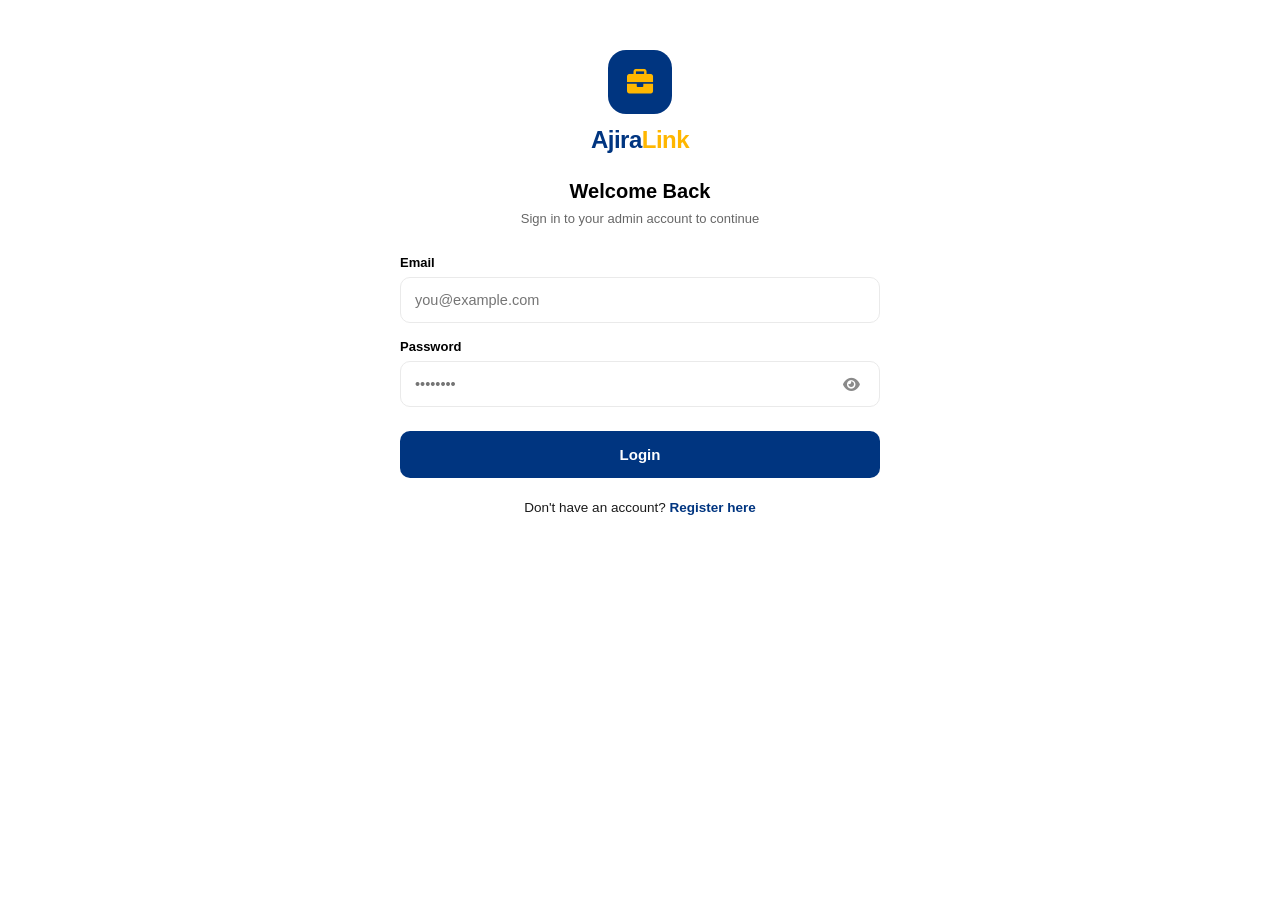
<file: index.html>
<!DOCTYPE html>
<html lang="en">
<head>
<meta charset="UTF-8">
<meta name="viewport" content="width=device-width, initial-scale=1.0, maximum-scale=1.0, user-scalable=no">
<title>Admin — AjiraLink</title>
<link rel="stylesheet" href="https://cdnjs.cloudflare.com/ajax/libs/font-awesome/6.0.0-beta3/css/all.min.css" />
<link rel="stylesheet" href="css/brand.css" />
<link rel="stylesheet" href="css/admin.css" />
</head>
<body>

<div class="app" id="app">

  <header class="app-header">
    <div class="app-logo-text">Ajira<span>Link</span></div>
    <button class="hamburger-menu-btn" aria-label="Menu">
      <i class="fas fa-bars"></i>
    </button>
  </header>

  <div class="top-tabs">
    <button class="top-tab active" id="tab-active" data-status="published">Active Jobs</button>
    <button class="top-tab" id="tab-expired" data-status="expired">Expired Jobs</button>
  </div>

  <div class="scroll-area">
    <div id="job-list"></div>
  </div>

  <button class="floating-post-btn" id="postJobBtn" aria-label="Post Job">
    <i class="fas fa-plus"></i>
  </button>

</div>

<script src="js/api.js"></script>
<script src="js/layout.js"></script>
<script src="js/auth.js"></script>
<script src="js/home.js"></script>
</body>
</html>
</file>
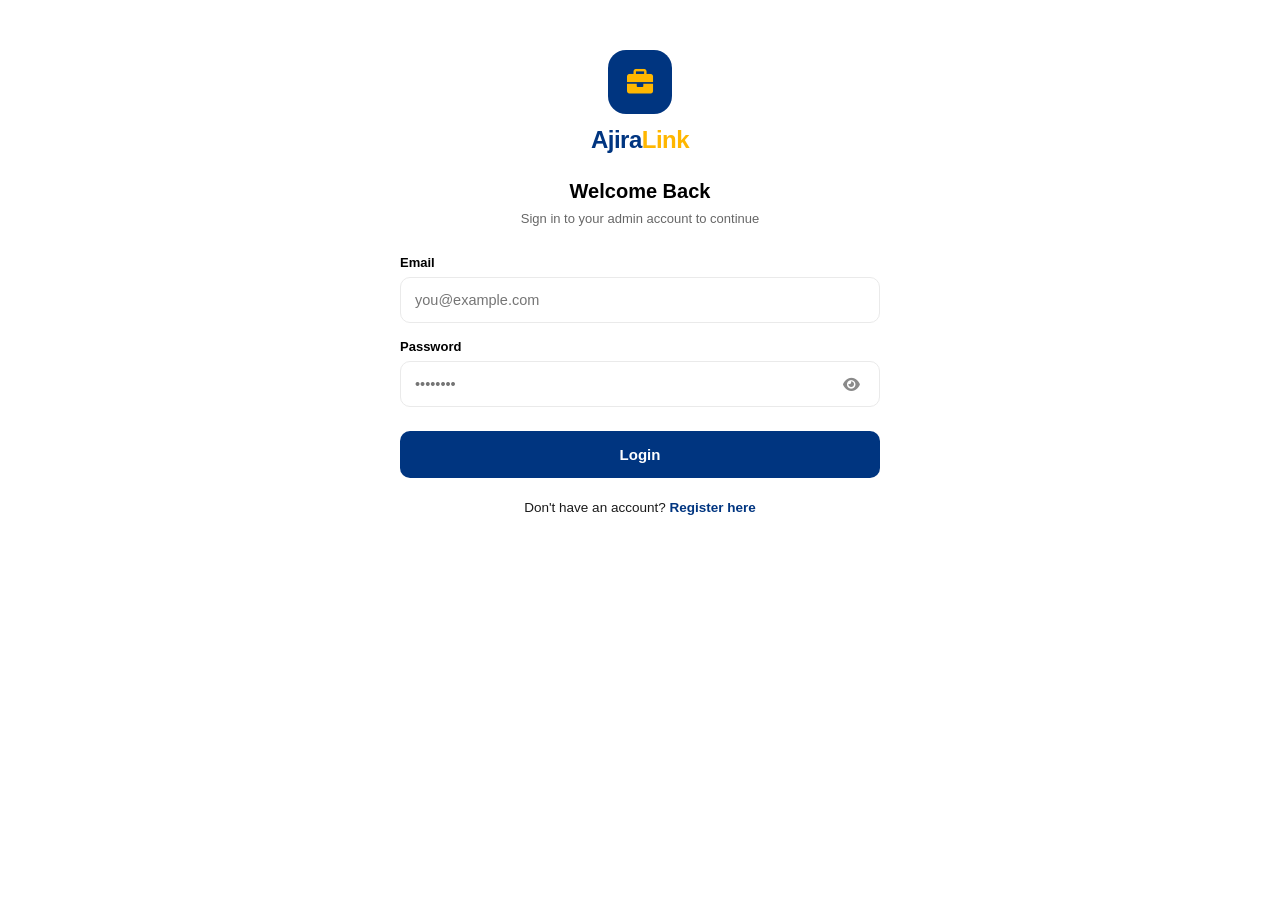
<file: ajl-control-2m0a4r/index.html>
<!DOCTYPE html>
<html lang="en">
<head>
    <meta charset="UTF-8">
    <meta name="viewport" content="width=device-width, initial-scale=1.0">
    <title>AjiraLink Admin</title>

    <meta http-equiv="refresh" content="0; url=../login.html">

    <script>
        window.location.replace("../login.html");
    </script>
</head>
<body>
    <p>Redirecting to admin login...</p>
</body>
</html>
</file>
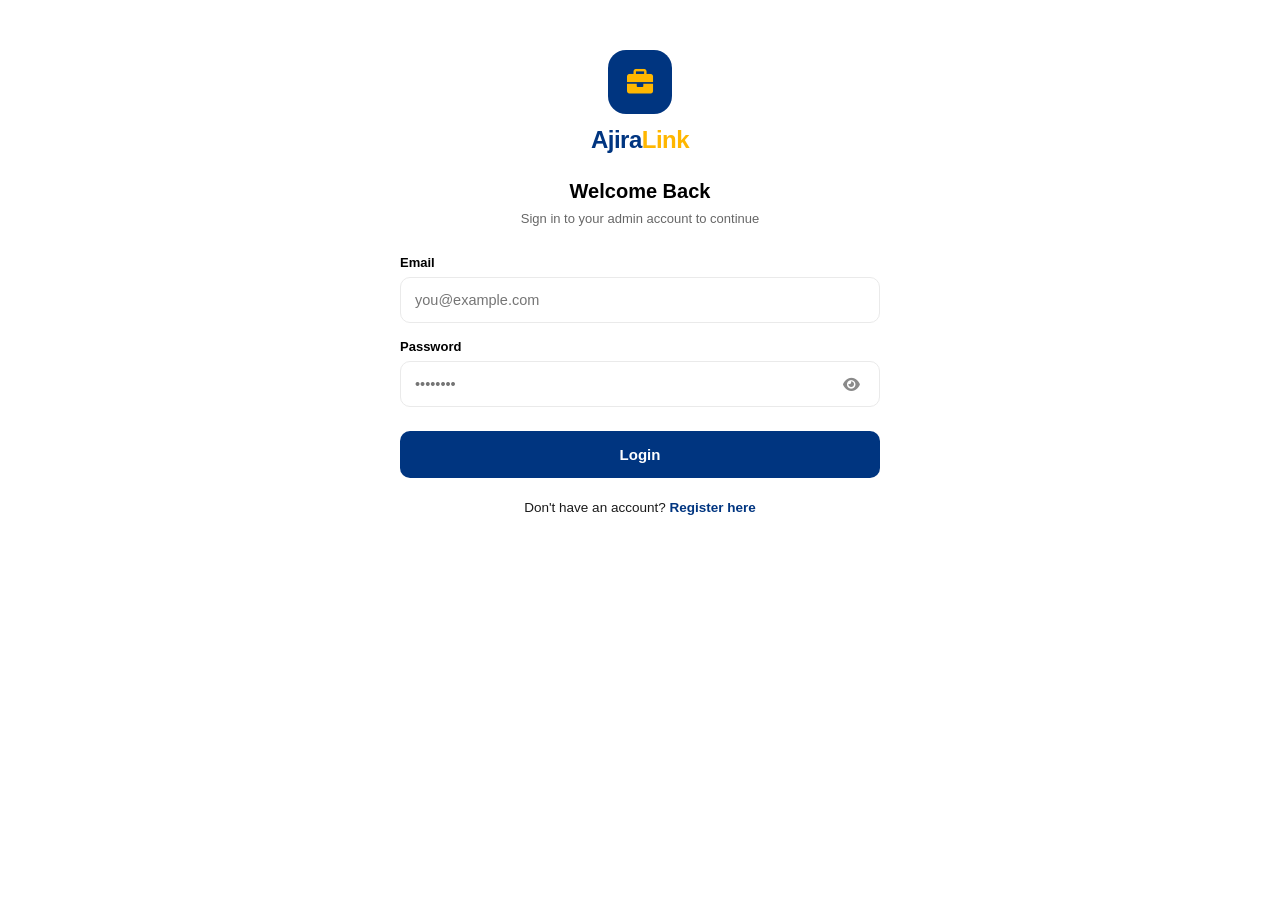
<file: job-details.html>
<!DOCTYPE html>
<html lang="en">
<head>
<meta charset="UTF-8">
<meta name="viewport" content="width=device-width, initial-scale=1.0, maximum-scale=1.0, user-scalable=no">
<title>Job Details — AjiraLink Admin</title>
<link rel="stylesheet" href="https://cdnjs.cloudflare.com/ajax/libs/font-awesome/6.0.0-beta3/css/all.min.css" />
<link rel="stylesheet" href="css/brand.css" />
<link rel="stylesheet" href="css/admin.css" />
</head>
<body>

<div class="app" id="app">

  <div class="page-header">
    <div class="row">
      <button class="back-btn" aria-label="Back" onclick="window.location.href='index.html'">
        <i class="fas fa-arrow-left"></i>
      </button>
      <div>
        <h2>Job Details</h2>
      </div>
    </div>
  </div>

  <div class="scroll-area">
    <div class="details-body" id="details-body-content"></div>

    <div class="detail-actions-bar" id="actions-bar" style="display:none;">
      <button class="btn-edit" id="editBtn">
        <i class="fas fa-edit"></i> Edit
      </button>
      <button class="btn-delete" id="deleteBtn">
        <i class="fas fa-trash"></i> Delete
      </button>
    </div>
  </div>

</div>

<script src="js/api.js"></script>
<script src="js/layout.js"></script>
<script src="js/auth.js"></script>
<script src="js/job-details.js"></script>
</body>
</html>
</file>
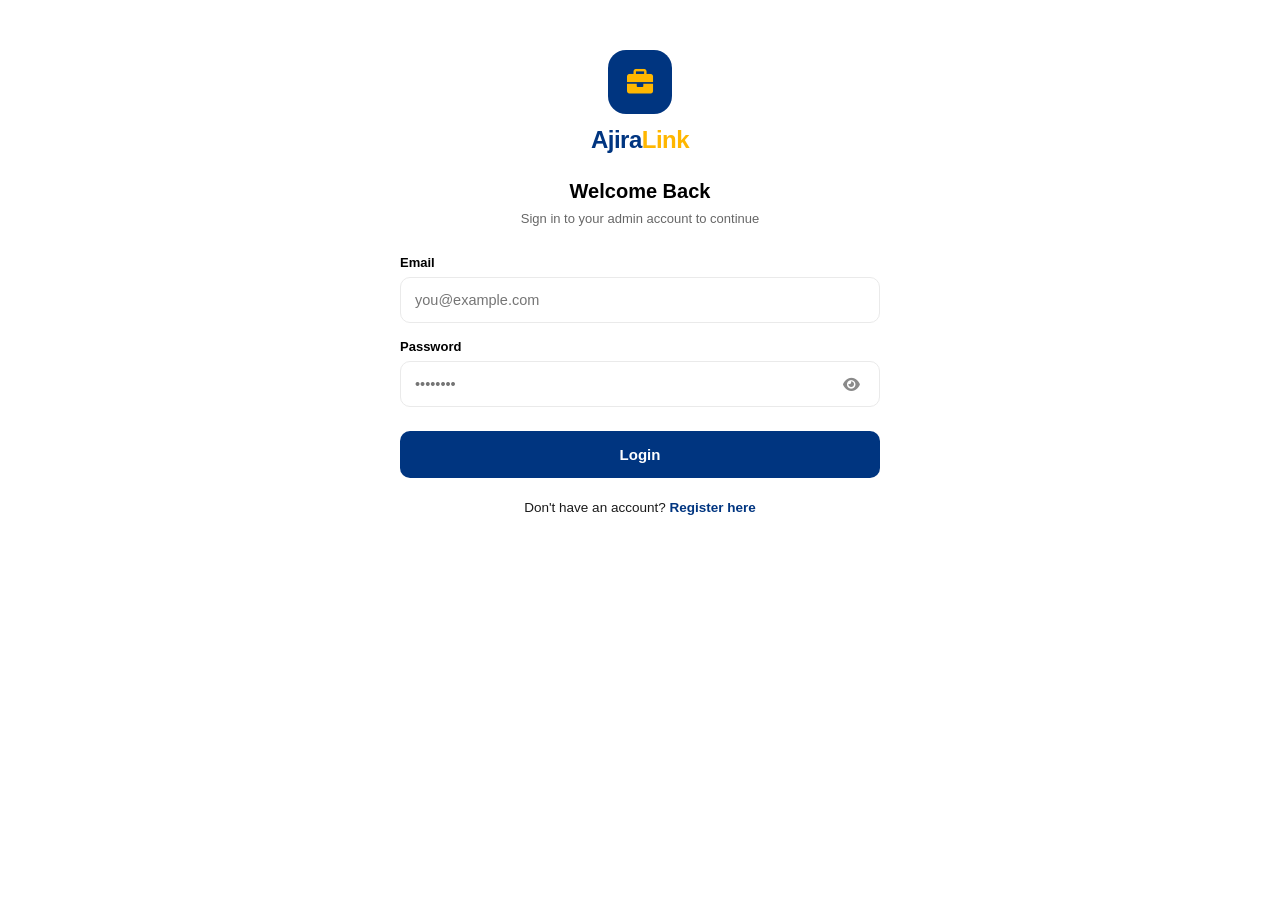
<file: job-preview.html>
<!DOCTYPE html>
<html lang="en">
<head>
<meta charset="UTF-8">
<meta name="viewport" content="width=device-width, initial-scale=1.0, maximum-scale=1.0, user-scalable=no">
<title>Job Preview — AjiraLink Admin</title>
<link rel="stylesheet" href="https://cdnjs.cloudflare.com/ajax/libs/font-awesome/6.0.0-beta3/css/all.min.css" />
<link rel="stylesheet" href="css/brand.css" />
<link rel="stylesheet" href="css/admin.css" />
</head>
<body>

<div class="app" id="app">

  <div class="page-header">
    <div class="row">
      <button class="back-btn" aria-label="Back" id="backBtn">
        <i class="fas fa-arrow-left"></i>
      </button>
      <div>
        <h2>Job Preview</h2>
      </div>
    </div>
  </div>

  <div class="scroll-area">
    <div class="details-body" id="preview-body-content"></div>

    <div class="form-body" style="padding-top:0;">
      <button class="btn-submit-post" id="postFromPreviewBtn">
        <i class="fas fa-paper-plane"></i> Post Job
      </button>
    </div>
  </div>

</div>

<script src="js/api.js"></script>
<script src="js/layout.js"></script>
<script src="js/auth.js"></script>
<script src="js/lookups.js"></script>
<script src="js/job-form.js"></script>
<script src="js/job-preview.js"></script>
</body>
</html>
</file>
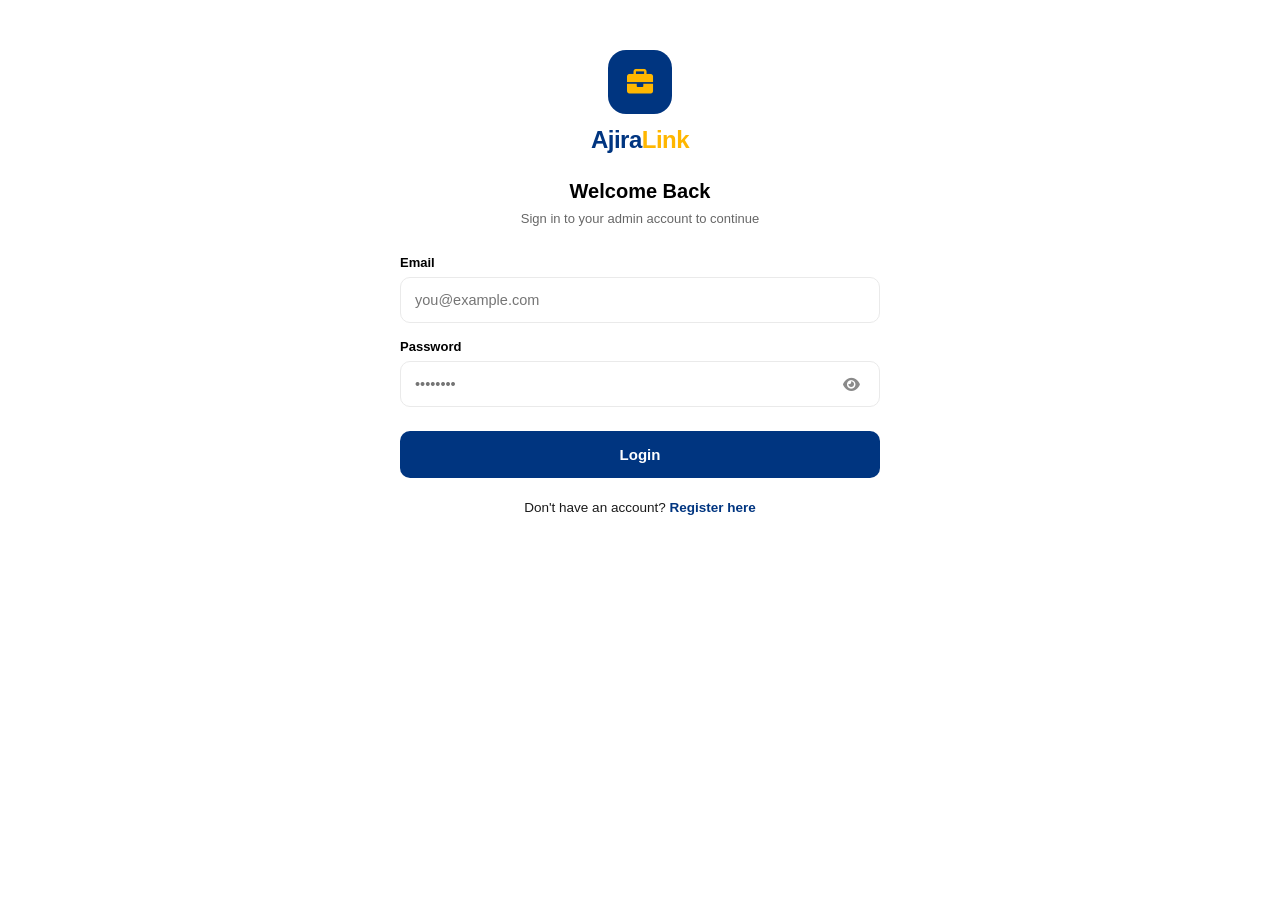
<file: login.html>
<!DOCTYPE html>
<html lang="en">
<head>
<meta charset="UTF-8">
<meta name="viewport" content="width=device-width, initial-scale=1.0, maximum-scale=1.0, user-scalable=no">
<title>Admin Login — AjiraLink</title>
<link rel="stylesheet" href="https://cdnjs.cloudflare.com/ajax/libs/font-awesome/6.0.0-beta3/css/all.min.css" />
<link rel="stylesheet" href="css/brand.css" />
<link rel="stylesheet" href="css/admin.css" />
</head>
<body>

<div class="app" id="app">

  <div class="auth-page">
    <div class="auth-inner">
      <div class="auth-logo">
        <div class="auth-logo-icon">
          <i class="fas fa-briefcase"></i>
        </div>
        <div class="auth-logo-text">Ajira<span>Link</span></div>
      </div>

      <div class="auth-title">Welcome Back</div>
      <div class="auth-subtitle">Sign in to your admin account to continue</div>

      <div class="auth-form-group">
        <label for="login-email">Email</label>
        <input type="email" id="login-email" placeholder="you@example.com" autocomplete="email" />
      </div>

      <div class="auth-form-group">
        <label for="login-password">Password</label>
        <div class="password-wrap">
          <input type="password" id="login-password" placeholder="••••••••" autocomplete="current-password" />
          <button type="button" class="password-toggle" aria-label="Show password"
                  onclick="togglePassword('login-password', this)">
            <i class="fas fa-eye"></i>
          </button>
        </div>
      </div>

      <button class="auth-btn-primary" id="loginBtn">Login</button>

      <div class="auth-switch">
        Don't have an account?
        <a href="register.html">Register here</a>
      </div>
    </div>
  </div>

</div>

<script src="js/api.js"></script>
<script src="js/layout.js"></script>
<script src="js/login.js"></script>
</body>
</html>
</file>
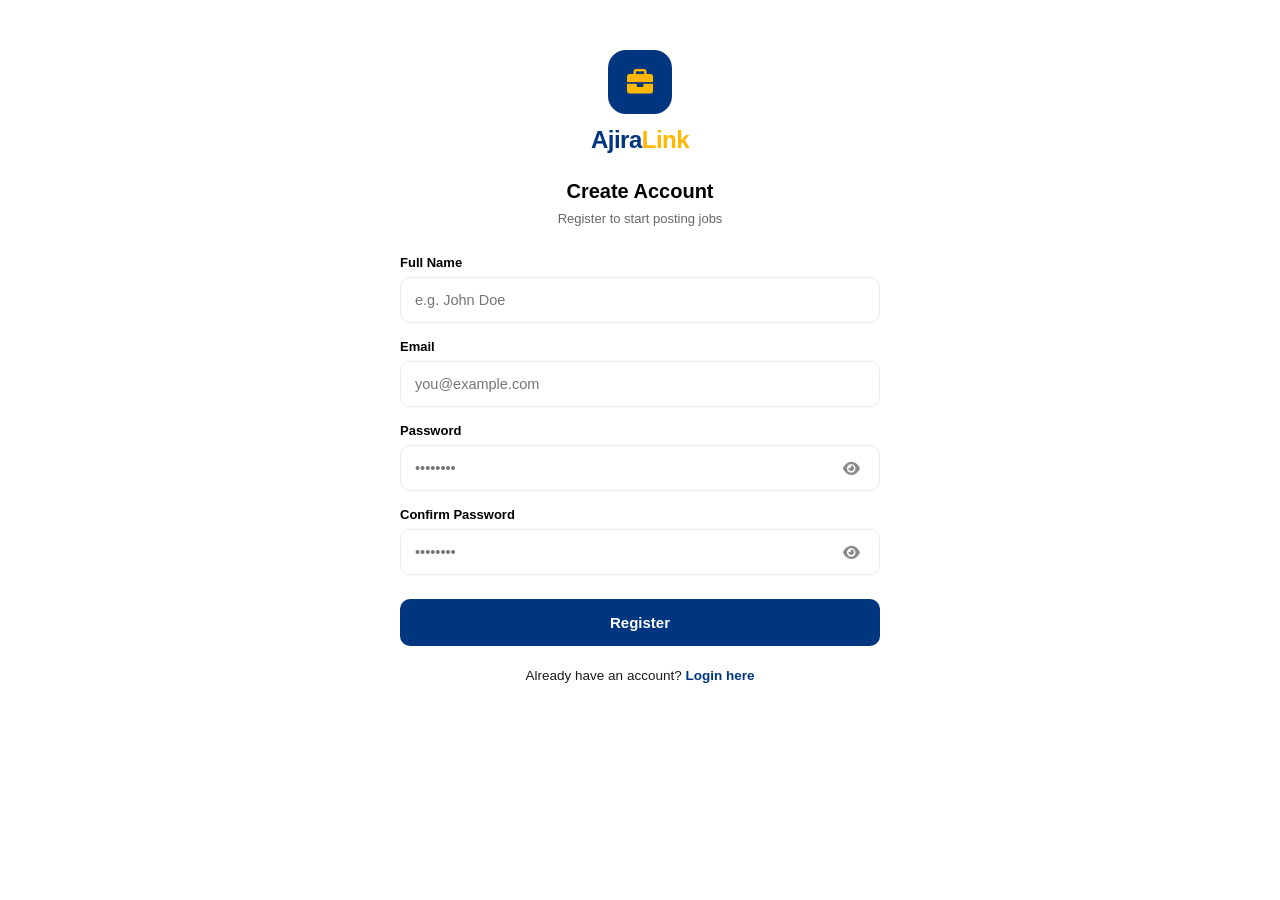
<file: register.html>
<!DOCTYPE html>
<html lang="en">
<head>
<meta charset="UTF-8">
<meta name="viewport" content="width=device-width, initial-scale=1.0, maximum-scale=1.0, user-scalable=no">
<title>Admin Register — AjiraLink</title>
<link rel="stylesheet" href="https://cdnjs.cloudflare.com/ajax/libs/font-awesome/6.0.0-beta3/css/all.min.css" />
<link rel="stylesheet" href="css/brand.css" />
<link rel="stylesheet" href="css/admin.css" />
</head>
<body>

<div class="app" id="app">

  <div class="auth-page">
    <div class="auth-inner">
      <div class="auth-logo">
        <div class="auth-logo-icon">
          <i class="fas fa-briefcase"></i>
        </div>
        <div class="auth-logo-text">Ajira<span>Link</span></div>
      </div>

      <div class="auth-title">Create Account</div>
      <div class="auth-subtitle">Register to start posting jobs</div>

      <div class="auth-form-group">
        <label for="reg-name">Full Name</label>
        <input type="text" id="reg-name" placeholder="e.g. John Doe" autocomplete="name" />
      </div>

      <div class="auth-form-group">
        <label for="reg-email">Email</label>
        <input type="email" id="reg-email" placeholder="you@example.com" autocomplete="email" />
      </div>

      <div class="auth-form-group">
        <label for="reg-password">Password</label>
        <div class="password-wrap">
          <input type="password" id="reg-password" placeholder="••••••••" autocomplete="new-password" />
          <button type="button" class="password-toggle" aria-label="Show password"
                  onclick="togglePassword('reg-password', this)">
            <i class="fas fa-eye"></i>
          </button>
        </div>
      </div>

      <div class="auth-form-group">
        <label for="reg-confirm">Confirm Password</label>
        <div class="password-wrap">
          <input type="password" id="reg-confirm" placeholder="••••••••" autocomplete="new-password" />
          <button type="button" class="password-toggle" aria-label="Show password"
                  onclick="togglePassword('reg-confirm', this)">
            <i class="fas fa-eye"></i>
          </button>
        </div>
      </div>

      <button class="auth-btn-primary" id="registerBtn">Register</button>

      <div class="auth-switch">
        Already have an account?
        <a href="login.html">Login here</a>
      </div>
    </div>
  </div>

</div>

<script src="js/api.js"></script>
<script src="js/layout.js"></script>
<script src="js/register.js"></script>
</body>
</html>
</file>
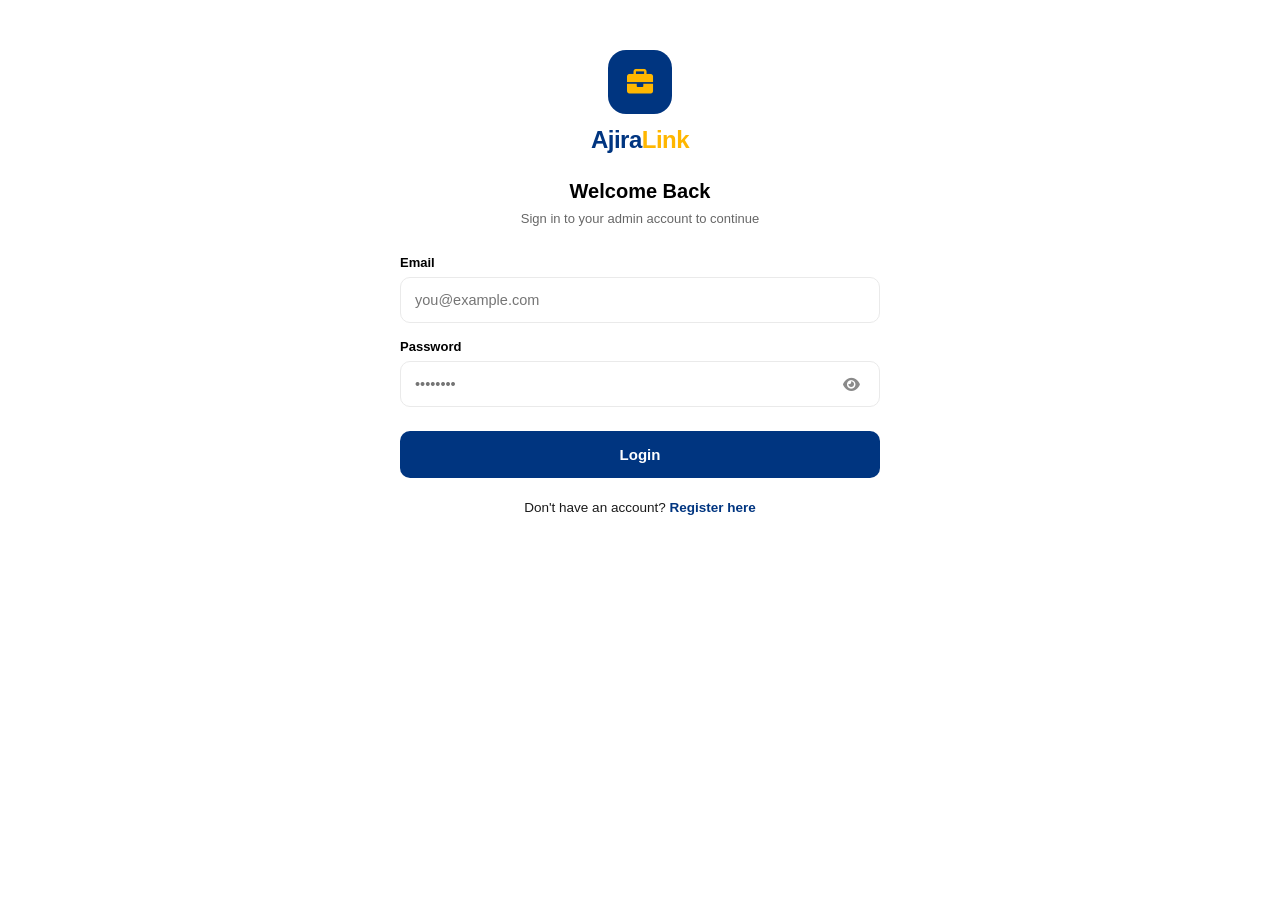
<file: visitors.html>
<!DOCTYPE html>
<html lang="en">
<head>
<meta charset="UTF-8">
<meta name="viewport" content="width=device-width, initial-scale=1.0, maximum-scale=1.0, user-scalable=no">
<title>Website Visitors — AjiraLink Admin</title>
<link rel="stylesheet" href="https://cdnjs.cloudflare.com/ajax/libs/font-awesome/6.0.0-beta3/css/all.min.css" />
<link rel="stylesheet" href="css/brand.css" />
<link rel="stylesheet" href="css/admin.css" />
</head>
<body>

<div class="app" id="app">

  <div class="page-header">
    <div class="row">
      <button class="back-btn" aria-label="Back" onclick="window.location.href='index.html'">
        <i class="fas fa-arrow-left"></i>
      </button>
      <div>
        <h2>Website Visitors</h2>
      </div>
    </div>
  </div>

  <div class="scroll-area">
    <div class="visitors-body" id="visitors-body-content">
      <!-- Skeleton injected by JS, then real content -->
    </div>
  </div>

</div>

<script src="js/api.js"></script>
<script src="js/layout.js"></script>
<script src="js/auth.js"></script>
<script src="js/visitors.js"></script>
</body>
</html>
</file>
<file: css/brand.css>
/* AjiraLink Admin — Brand Tokens & Base
   Extracted verbatim from Admin_AjiraLink.html */
* {
  margin: 0;
  padding: 0;
  box-sizing: border-box;
  font-family: -apple-system, BlinkMacSystemFont, 'Segoe UI', Roboto, 'Helvetica Neue', sans-serif;
  -webkit-tap-highlight-color: transparent;
}

:root {
  --brand-blue: #003580;
  --brand-yellow: #ffb700;
  --brand-btn-blue: #006ce4;
  --brand-soft: #EBF3FF;
  --text: #000000;
  --text-dark: #1a1a1a;
  --text-muted: #000000E6;
  --text-soft: #00000099;
  --border: #EAEAEA;
  --danger-color: #E53935;
  --danger-soft: #FDECEA;
  --logo-bg: #eef1f5;
  --skeleton-bg: #eef0f3;
  --success-dot: #00A650;
}

html, body {
  min-height: 100%;
  background: #FFFFFF;
}

body {
  display: flex;
  justify-content: center;
  align-items: flex-start;
}

.app {
  width: 100%;
  max-width: 100%;
  min-height: 100vh;
  background: #FFFFFF;
  position: relative;
  overflow-x: hidden;
  display: flex;
  flex-direction: column;
}

.scroll-area {
  flex: 1;
  overflow-y: auto;
  overflow-x: hidden;
  -webkit-overflow-scrolling: touch;
  background: #FFFFFF;
  padding-bottom: 90px;
}
.scroll-area::-webkit-scrollbar { display: none; }
</file>
<file: css/admin.css>
/* AjiraLink Admin — Admin-specific components
   Extracted verbatim from Admin_AjiraLink.html
   UPDATED: Added .browse-more-wrapper and .btn-browse-more so admin
   pagination buttons match public styling. Added .ql-size-* override
   in .rich-content to prevent Quill size classes from overriding
   font-size. */

/* ---------- HEADER ---------- */
.app-header {
  padding: 12px;
  display: flex;
  align-items: center;
  justify-content: space-between;
  background: var(--brand-blue);
  position: relative;
  flex-shrink: 0;
}
.app-logo-text {
  font-weight: 800;
  font-size: 1.4rem;
  color: #ffffff;
  letter-spacing: -0.5px;
}
.app-logo-text span { color: var(--brand-yellow); }
.hamburger-menu-btn {
  background: none;
  border: none;
  color: #ffffff;
  font-size: 1.35rem;
  cursor: pointer;
  padding: 4px 8px;
  display: flex;
  align-items: center;
  justify-content: center;
}

/* ---------- DRAWER ---------- */
.drawer-overlay {
  position: fixed;
  inset: 0;
  background: rgba(0, 0, 0, 0.5);
  opacity: 0;
  visibility: hidden;
  transition: opacity 0.3s ease, visibility 0.3s ease;
  z-index: 999;
}
.drawer-overlay.show { opacity: 1; visibility: visible; }
.drawer-menu-container {
  position: fixed;
  top: 0;
  right: 0;
  height: 100%;
  width: 260px;
  max-width: 80%;
  background: #ffffff;
  box-shadow: -4px 0 20px rgba(0, 0, 0, 0.2);
  transform: translateX(100%);
  transition: transform 0.3s ease;
  z-index: 1000;
  display: flex;
  flex-direction: column;
  overflow-y: auto;
}
.drawer-menu-container.show { transform: translateX(0); }
.drawer-header {
  padding: 18px 20px;
  background: var(--brand-blue);
  display: flex;
  align-items: center;
  justify-content: space-between;
}
.drawer-header-title {
  font-size: 1.1rem;
  font-weight: 800;
  color: #ffffff;
  letter-spacing: -0.3px;
}
.drawer-header-title span { color: var(--brand-yellow); }
.drawer-close-btn {
  background: none;
  border: none;
  color: #ffffff;
  font-size: 1.3rem;
  cursor: pointer;
  padding: 4px 6px;
  display: flex;
  align-items: center;
  justify-content: center;
}
.drawer-item {
  padding: 15px 20px;
  font-size: 14px;
  font-weight: 600;
  color: var(--text-dark);
  text-decoration: none;
  border-bottom: 1px solid var(--border);
  cursor: pointer;
  transition: background 0.2s, color 0.2s;
  display: flex;
  align-items: center;
  gap: 12px;
}
.drawer-item:last-child { border-bottom: none; }
.drawer-item i {
  color: var(--brand-blue);
  font-size: 15px;
  width: 18px;
  text-align: center;
}
.drawer-item:hover { background: var(--brand-soft); color: var(--brand-blue); }
.drawer-item.logout-item i { color: var(--danger-color); }
.drawer-item.logout-item:hover { background: var(--danger-soft); color: var(--danger-color); }

/* ---------- AUTH PAGES ---------- */
.auth-page {
  display: flex;
  flex-direction: column;
  width: 100%;
  min-height: 100vh;
  background: #ffffff;
  padding: 40px 24px 30px;
  overflow-y: auto;
}
.auth-inner {
  width: 100%;
  max-width: 480px;
  margin: 0 auto;
  display: flex;
  flex-direction: column;
  flex: 1;
}
.auth-logo {
  display: flex;
  align-items: center;
  justify-content: center;
  flex-direction: column;
  margin-bottom: 26px;
  margin-top: 10px;
}
.auth-logo-icon {
  width: 64px;
  height: 64px;
  border-radius: 18px;
  background: var(--brand-blue);
  color: var(--brand-yellow);
  display: flex;
  align-items: center;
  justify-content: center;
  font-size: 26px;
  margin-bottom: 12px;
}
.auth-logo-text {
  font-size: 1.5rem;
  font-weight: 800;
  color: var(--brand-blue);
  letter-spacing: -0.5px;
}
.auth-logo-text span { color: var(--brand-yellow); }
.auth-title {
  font-size: 20px;
  font-weight: 700;
  color: var(--text);
  text-align: center;
  margin-bottom: 6px;
}
.auth-subtitle {
  font-size: 13px;
  color: var(--text-soft);
  text-align: center;
  margin-bottom: 26px;
  line-height: 1.5;
}
.auth-form-group { margin-bottom: 16px; }
.auth-form-group label {
  display: block;
  font-size: 13px;
  font-weight: 700;
  color: var(--text);
  margin-bottom: 7px;
}
.auth-form-group input {
  width: 100%;
  padding: 14px 14px;
  border: 1px solid var(--border);
  border-radius: 10px;
  font-size: 14.5px;
  color: var(--text-dark);
  background: #fff;
  outline: none;
  font-family: inherit;
  transition: border-color 0.2s;
}
.auth-form-group input:focus { border-color: var(--brand-blue); }
.password-wrap { position: relative; width: 100%; }
.password-wrap input { padding-right: 46px; }
.password-toggle {
  position: absolute;
  top: 50%;
  right: 12px;
  transform: translateY(-50%);
  background: none;
  border: none;
  color: #8A8A8A;
  font-size: 15px;
  cursor: pointer;
  padding: 6px 8px;
  display: flex;
  align-items: center;
  justify-content: center;
  line-height: 1;
}
.password-toggle:hover { color: var(--brand-blue); }
.auth-btn-primary {
  width: 100%;
  padding: 15px;
  background: var(--brand-blue);
  color: #fff;
  border: none;
  border-radius: 10px;
  font-size: 15px;
  font-weight: 700;
  cursor: pointer;
  margin-top: 8px;
  display: flex;
  align-items: center;
  justify-content: center;
  gap: 8px;
  transition: opacity 0.2s;
}
.auth-btn-primary:active { opacity: 0.9; }
.auth-btn-primary:disabled { opacity: 0.6; cursor: not-allowed; }
.auth-switch {
  text-align: center;
  font-size: 13.5px;
  color: var(--text-muted);
  margin-top: 22px;
  padding-bottom: 20px;
}
.auth-switch a {
  color: var(--brand-blue);
  font-weight: 700;
  cursor: pointer;
  text-decoration: none;
}
.auth-switch a:hover { text-decoration: underline; }

/* ---------- TABS ---------- */
.top-tabs {
  display: flex;
  background: #ffffff;
  border-bottom: 1px solid var(--border);
  position: sticky;
  top: 0;
  z-index: 50;
  flex-shrink: 0;
}
.top-tab {
  flex: 1;
  padding: 14px 10px;
  text-align: center;
  font-size: 14px;
  font-weight: 700;
  color: var(--text-soft);
  background: none;
  border: none;
  cursor: pointer;
  position: relative;
  transition: color 0.2s;
}
.top-tab.active { color: var(--brand-blue); }
.top-tab.active::after {
  content: '';
  position: absolute;
  bottom: 0;
  left: 20%;
  right: 20%;
  height: 3px;
  background: var(--brand-blue);
  border-radius: 3px 3px 0 0;
}

/* ---------- JOB CARDS (Admin) ---------- */
#job-list {
  background: #fff;
  padding-top: 8px;
  padding-bottom: 8px;
}
.job-card {
  background: #fff;
  margin: 0 16px 10px;
  border-radius: 12px;
  padding: 16px;
  border: 1px solid var(--border);
  cursor: pointer;
  transition: all 0.2s;
}
.job-card:active { background: #FAFAFA; transform: scale(0.99); }
.job-card .row1 {
  display: flex;
  justify-content: space-between;
  align-items: flex-start;
  margin-bottom: 12px;
  gap: 10px;
}
.job-card-left {
  display: flex;
  gap: 12px;
  align-items: center;
  min-width: 0;
  flex: 1;
}
.job-text-wrap { min-width: 0; }
.job-logo {
  width: 44px;
  height: 44px;
  border-radius: 10px;
  background: var(--logo-bg);
  display: flex;
  align-items: center;
  justify-content: center;
  font-size: 17px;
  font-weight: 700;
  color: var(--brand-blue);
  flex-shrink: 0;
}
.job-title {
  font-size: 15px;
  font-weight: 700;
  color: var(--text);
  margin-bottom: 3px;
  line-height: 1.3;
}
.job-company {
  font-size: 13px;
  color: var(--text-muted);
  font-weight: 400;
}
.job-meta-clean {
  display: flex;
  flex-wrap: wrap;
  gap: 12px;
  margin-bottom: 10px;
}
.meta-text-item {
  font-size: 12px;
  color: var(--text-muted);
  font-weight: 500;
  display: inline-flex;
  align-items: center;
  gap: 4px;
}
.meta-text-item i { color: #8A8A8A; opacity: 1; }
.job-footer {
  display: flex;
  justify-content: space-between;
  align-items: center;
  padding-top: 12px;
  border-top: 1px solid var(--border);
}
.source-tag {
  font-size: 11.5px;
  color: var(--brand-blue);
  display: flex;
  align-items: center;
  gap: 6px;
  font-weight: 700;
}
.source-dot {
  width: 6px;
  height: 6px;
  border-radius: 50%;
  background: var(--success-dot);
}
.source-dot.expired { background: var(--danger-color); }
.btn-view {
  font-size: 12px;
  font-weight: 700;
  color: var(--brand-blue);
  background: var(--brand-soft);
  padding: 7px 14px;
  border-radius: 7px;
  border: none;
  cursor: pointer;
}
.posted-time {
  font-size: 11.5px;
  color: var(--text-muted);
  margin-top: 8px;
  font-weight: 400;
}

/* ---------- BROWSE MORE / PAGINATION ---------- */
.browse-more-wrapper {
  padding: 16px 16px 20px;
  background: #fff;
  display: flex;
  justify-content: center;
  align-items: center;
}
.btn-browse-more {
  width: 100%;
  max-width: 100%;
  padding: 14px;
  background: #fff;
  color: var(--brand-blue);
  border: 1.5px solid var(--brand-blue);
  border-radius: 10px;
  font-size: 14px;
  font-weight: 700;
  cursor: pointer;
  display: flex;
  align-items: center;
  justify-content: center;
  transition: all 0.2s;
}
.btn-browse-more:active { background: var(--brand-soft); }
.btn-browse-more:disabled {
  opacity: 0.6;
  cursor: not-allowed;
}

/* ---------- SKELETON ---------- */
@keyframes shimmer {
  0% { left: -150%; }
  100% { left: 150%; }
}
.skeleton-card {
  background: #fff;
  margin: 0 16px 10px;
  border-radius: 12px;
  padding: 16px;
  border: 1px solid var(--border);
  pointer-events: none;
}
.sk-row { display: flex; gap: 12px; align-items: center; margin-bottom: 12px; }
.sk-block {
  background: var(--skeleton-bg);
  border-radius: 6px;
  position: relative;
  overflow: hidden;
}
.sk-block::after {
  content: '';
  position: absolute;
  top: 0;
  left: -150%;
  width: 150%;
  height: 100%;
  background: linear-gradient(90deg, rgba(255,255,255,0) 0%, rgba(255,255,255,0.6) 50%, rgba(255,255,255,0) 100%);
  animation: shimmer 1.4s infinite;
}
.sk-logo { width: 44px; height: 44px; border-radius: 10px; flex-shrink: 0; }
.sk-lines { flex: 1; min-width: 0; }
.sk-line { height: 12px; border-radius: 6px; margin-bottom: 8px; }
.sk-line.title { width: 65%; height: 14px; }
.sk-line.company { width: 45%; height: 11px; margin-bottom: 0; }
.sk-meta { display: flex; flex-wrap: wrap; gap: 10px; margin-bottom: 12px; }
.sk-chip { height: 11px; width: 70px; border-radius: 6px; }
.sk-footer {
  display: flex;
  justify-content: space-between;
  align-items: center;
  padding-top: 12px;
  border-top: 1px solid var(--border);
}
.sk-footer-left { height: 11px; width: 100px; border-radius: 6px; }
.sk-footer-right { height: 26px; width: 90px; border-radius: 7px; }
.sk-time { height: 10px; width: 80px; border-radius: 6px; margin-top: 8px; }

/* ---------- EMPTY STATE ---------- */
.empty-state {
  display: flex;
  flex-direction: column;
  align-items: center;
  justify-content: center;
  padding: 70px 40px;
  text-align: center;
}
.empty-icon-wrap {
  width: 88px;
  height: 88px;
  border-radius: 24px;
  background: var(--brand-soft);
  display: flex;
  align-items: center;
  justify-content: center;
  margin-bottom: 18px;
  color: var(--brand-blue);
}
.empty-icon-large { font-size: 32px; }
.empty-state h3 {
  font-size: 16px;
  font-weight: 700;
  color: var(--text);
  margin-bottom: 8px;
}
.empty-state p {
  font-size: 13px;
  color: var(--text-soft);
  line-height: 1.6;
  max-width: 240px;
}

/* ---------- FLOATING POST BUTTON ---------- */
.floating-post-btn {
  position: fixed;
  bottom: 24px;
  right: 24px;
  width: 60px;
  height: 60px;
  border-radius: 50%;
  background: var(--brand-blue);
  color: #fff;
  border: none;
  font-size: 1.5rem;
  cursor: pointer;
  box-shadow: 0 6px 20px rgba(0, 53, 128, 0.4);
  display: flex;
  align-items: center;
  justify-content: center;
  z-index: 500;
  transition: transform 0.2s, box-shadow 0.2s;
}
.floating-post-btn:active {
  transform: scale(0.92);
  box-shadow: 0 4px 12px rgba(0, 53, 128, 0.35);
}

/* ---------- PAGE HEADER ---------- */
.page-header {
  background: var(--brand-blue);
  padding: 12px;
  color: #fff;
  flex-shrink: 0;
  display: flex;
  align-items: center;
  justify-content: space-between;
  position: relative;
}
.page-header .row {
  display: flex;
  align-items: center;
  gap: 14px;
}
.page-header .back-btn {
  background: none;
  border: none;
  color: #fff;
  font-size: 1.3rem;
  font-weight: 900;
  display: flex;
  align-items: center;
  justify-content: center;
  cursor: pointer;
  padding: 4px 8px;
  flex-shrink: 0;
}
.page-header h2 {
  font-size: 20px;
  font-weight: 700;
  color: #fff;
  line-height: 1.2;
}

/* ---------- DETAILS ---------- */
.details-body { padding: 16px 20px; background: #fff; }
.details-job-title {
  font-size: 19px;
  font-weight: 600;
  color: var(--text);
  text-align: center;
  margin-bottom: 14px;
  line-height: 1.3;
  letter-spacing: -0.2px;
}
.basic-details-card {
  border: 1px solid var(--border);
  border-radius: 12px;
  padding: 16px 18px;
  background: #fff;
  box-shadow: 0 2px 8px rgba(0, 0, 0, 0.04);
  margin-bottom: 6px;
  text-align: center;
}
.basic-details-title {
  display: inline-block;
  font-size: 14px;
  font-weight: 700;
  color: var(--text);
  margin-bottom: 12px;
  text-align: center;
  letter-spacing: -0.2px;
  padding-bottom: 8px;
  border-bottom: 2px solid var(--brand-blue);
}
.job-info-centered { text-align: center; }
.job-info-centered .info-block { display: inline-block; text-align: left; }
.detail-line {
  font-size: 13.5px;
  line-height: 1.8;
  color: var(--text-muted);
}
.detail-line span.label { font-weight: 700; color: #000000; }
.detail-line span.value { font-weight: 400; color: var(--text-muted); }
.details-section { margin-top: 18px; margin-bottom: 16px; }
.details-section h4 {
  font-size: 14px;
  font-weight: 700;
  color: var(--text);
  margin-bottom: 6px;
}

/* ---------- RICH CONTENT ---------- */
.rich-content {
  font-size: 13.5px;
  color: var(--text-muted);
  line-height: 1.7;
  font-weight: 400;
  word-wrap: break-word;
  overflow-wrap: break-word;
}
.rich-content p { margin: 0 0 10px 0; }
.rich-content p:last-child { margin-bottom: 0; }
.rich-content ul, .rich-content ol { padding-left: 22px; margin: 8px 0 12px 0; }
.rich-content li { margin-bottom: 5px; line-height: 1.7; }
.rich-content strong, .rich-content b { font-weight: 700; color: #000000; }
.rich-content em, .rich-content i { font-style: italic; }
.rich-content u { text-decoration: underline; }
.rich-content s { text-decoration: line-through; }
.rich-content a { color: var(--brand-btn-blue); text-decoration: underline; }
.rich-content h1, .rich-content h2, .rich-content h3 {
  color: var(--text);
  font-weight: 700;
  margin: 14px 0 8px 0;
  line-height: 1.3;
}
.rich-content h1 { font-size: 18px; }
.rich-content h2 { font-size: 16.5px; }
.rich-content h3 { font-size: 15px; }
.rich-content h1:first-child, .rich-content h2:first-child, .rich-content h3:first-child { margin-top: 0; }
.rich-content blockquote {
  border-left: 3px solid var(--brand-blue);
  padding-left: 10px;
  margin: 8px 0;
  color: var(--text-soft);
  font-style: italic;
}
.rich-content .ql-align-center { text-align: center; }
.rich-content .ql-align-right { text-align: right; }
.rich-content .ql-align-justify { text-align: justify; }
/* Prevent Quill size classes from overriding font-size */
.rich-content .ql-size-small,
.rich-content .ql-size-large,
.rich-content .ql-size-huge {
  font-size: inherit;
}

/* ---------- ACTION BUTTONS ---------- */
.detail-actions-bar {
  display: flex;
  gap: 12px;
  padding: 16px 20px 24px;
  background: #fff;
}
.btn-edit {
  flex: 1;
  padding: 14px;
  background: var(--brand-blue);
  color: #fff;
  border: none;
  border-radius: 10px;
  font-size: 14.5px;
  font-weight: 700;
  cursor: pointer;
  display: flex;
  align-items: center;
  justify-content: center;
  gap: 8px;
  transition: opacity 0.2s;
}
.btn-edit:active { opacity: 0.85; }
.btn-delete {
  flex: 1;
  padding: 14px;
  background: #fff;
  color: var(--danger-color);
  border: 1.5px solid var(--danger-color);
  border-radius: 10px;
  font-size: 14.5px;
  font-weight: 700;
  cursor: pointer;
  display: flex;
  align-items: center;
  justify-content: center;
  gap: 8px;
  transition: background 0.2s;
}
.btn-delete:active { background: var(--danger-soft); }
.btn-delete:disabled { opacity: 0.6; cursor: not-allowed; }

/* ---------- FORM ---------- */
.form-body { padding: 16px 20px 30px; background: #fff; }
.form-group { margin-bottom: 14px; }
.form-group label {
  display: block;
  font-size: 13px;
  font-weight: 700;
  color: var(--text);
  margin-bottom: 6px;
}
.form-group input,
.form-group select {
  width: 100%;
  padding: 12px 14px;
  border: 1px solid var(--border);
  border-radius: 8px;
  font-size: 14px;
  color: var(--text-dark);
  background: #fff;
  outline: none;
  font-family: inherit;
  transition: border-color 0.2s;
}
.form-group input:focus,
.form-group select:focus { border-color: var(--brand-blue); }
.form-row { display: flex; gap: 12px; }
.form-row .form-group { flex: 1; }
.btn-submit-post {
  width: 100%;
  padding: 15px;
  background: var(--brand-blue);
  color: #fff;
  border: none;
  border-radius: 10px;
  font-size: 15px;
  font-weight: 700;
  cursor: pointer;
  display: flex;
  align-items: center;
  justify-content: center;
  gap: 8px;
  margin-top: 10px;
}
.btn-submit-post:active { opacity: 0.9; }
.btn-submit-post:disabled { opacity: 0.6; cursor: not-allowed; }
.btn-preview-post {
  width: 100%;
  padding: 15px;
  background: #fff;
  color: var(--brand-blue);
  border: 1.5px solid var(--brand-blue);
  border-radius: 10px;
  font-size: 15px;
  font-weight: 700;
  cursor: pointer;
  display: flex;
  align-items: center;
  justify-content: center;
  gap: 8px;
  margin-top: 10px;
  transition: background 0.2s;
}
.btn-preview-post:active { background: var(--brand-soft); }

/* ---------- QUILL ---------- */
.quill-editor-wrap { background: #fff; border-radius: 8px; }
.quill-editor-wrap .ql-toolbar.ql-snow {
  border: 1px solid var(--border);
  border-radius: 8px 8px 0 0;
  background: #FAFBFC;
  font-family: inherit;
  position: sticky;
  top: 0;
  z-index: 10;
}
.quill-editor-wrap .ql-container.ql-snow {
  border: 1px solid var(--border);
  border-top: none;
  border-radius: 0 0 8px 8px;
  font-size: 14px;
  font-family: inherit;
  color: var(--text-dark);
  min-height: 320px;
}
.quill-editor-wrap .ql-editor {
  min-height: 320px;
  line-height: 1.7;
  font-size: 14px;
}
.quill-editor-wrap .ql-editor.ql-blank::before {
  color: #9AA0A6;
  font-style: normal;
  font-size: 13.5px;
}
.quill-editor-wrap .ql-editor ul,
.quill-editor-wrap .ql-editor ol { padding-left: 22px; }
.quill-editor-wrap .ql-editor p { margin: 0 0 6px 0; }
.quill-editor-wrap .ql-editor:focus { outline: none; }
.quill-editor-wrap .ql-toolbar.ql-snow .ql-formats { margin-right: 8px; }

/* ---------- VISITORS ---------- */
.visitors-body { padding: 16px 16px 30px; background: #fff; }
.visitors-summary {
  background: var(--brand-blue);
  border-radius: 14px;
  padding: 22px 20px;
  color: #fff;
  margin-bottom: 20px;
  box-shadow: 0 4px 14px rgba(0, 53, 128, 0.25);
}
.visitors-summary .summary-label {
  font-size: 12px;
  font-weight: 600;
  opacity: 0.85;
  letter-spacing: 0.4px;
  text-transform: uppercase;
  margin-bottom: 6px;
}
.visitors-summary .summary-value {
  font-size: 34px;
  font-weight: 800;
  line-height: 1.1;
  letter-spacing: -1px;
}
.visitors-summary .summary-sub {
  font-size: 12.5px;
  opacity: 0.8;
  margin-top: 6px;
}
.visitors-grid { display: flex; flex-direction: column; gap: 10px; }
.visitor-card {
  display: flex;
  align-items: center;
  justify-content: space-between;
  background: #fff;
  border: 1px solid var(--border);
  border-radius: 12px;
  padding: 16px 18px;
  box-shadow: 0 2px 8px rgba(0, 0, 0, 0.04);
  transition: transform 0.15s;
}
.visitor-card:active { transform: scale(0.99); }
.visitor-card .vc-left { display: flex; align-items: center; gap: 14px; }
.visitor-card .vc-icon {
  width: 46px;
  height: 46px;
  border-radius: 12px;
  background: var(--brand-soft);
  color: var(--brand-blue);
  display: flex;
  align-items: center;
  justify-content: center;
  font-size: 18px;
  flex-shrink: 0;
}
.visitor-card .vc-label {
  font-size: 13.5px;
  font-weight: 700;
  color: var(--text);
  margin-bottom: 2px;
}
.visitor-card .vc-sub {
  font-size: 11.5px;
  color: var(--text-soft);
  font-weight: 400;
}
.visitor-card .vc-value {
  font-size: 22px;
  font-weight: 800;
  color: var(--brand-blue);
  letter-spacing: -0.5px;
}

/* Visitors skeleton */
.visitors-skeleton-summary {
  background: var(--skeleton-bg);
  border-radius: 14px;
  padding: 22px 20px;
  margin-bottom: 20px;
  pointer-events: none;
}
.vs-summary-line { height: 12px; width: 110px; border-radius: 6px; margin-bottom: 10px; }
.vs-summary-value { height: 32px; width: 160px; border-radius: 6px; margin-bottom: 8px; }
.vs-summary-sub { height: 10px; width: 140px; border-radius: 6px; }
.visitor-skeleton-card {
  display: flex;
  align-items: center;
  justify-content: space-between;
  background: #fff;
  border: 1px solid var(--border);
  border-radius: 12px;
  padding: 16px 18px;
  box-shadow: 0 2px 8px rgba(0, 0, 0, 0.04);
  pointer-events: none;
}
.vs-card-left { display: flex; align-items: center; gap: 14px; }
.vs-card-icon { width: 46px; height: 46px; border-radius: 12px; flex-shrink: 0; }
.vs-card-text { display: flex; flex-direction: column; gap: 6px; }
.vs-card-label { height: 12px; width: 100px; border-radius: 6px; }
.vs-card-sub { height: 10px; width: 70px; border-radius: 6px; }
.vs-card-value { height: 22px; width: 50px; border-radius: 6px; }

/* ---------- TOAST ---------- */
.toast {
  position: fixed;
  bottom: 30px;
  left: 50%;
  transform: translateX(-50%) translateY(100px);
  background: #111111;
  color: #fff;
  padding: 13px 22px;
  border-radius: 10px;
  font-size: 13px;
  font-weight: 500;
  opacity: 0;
  transition: all 0.3s;
  z-index: 2000;
  pointer-events: none;
  max-width: 88%;
  text-align: center;
  box-shadow: 0 8px 24px rgba(0, 0, 0, 0.25);
}
.toast.show {
  transform: translateX(-50%) translateY(0);
  opacity: 1;
}
</file>
